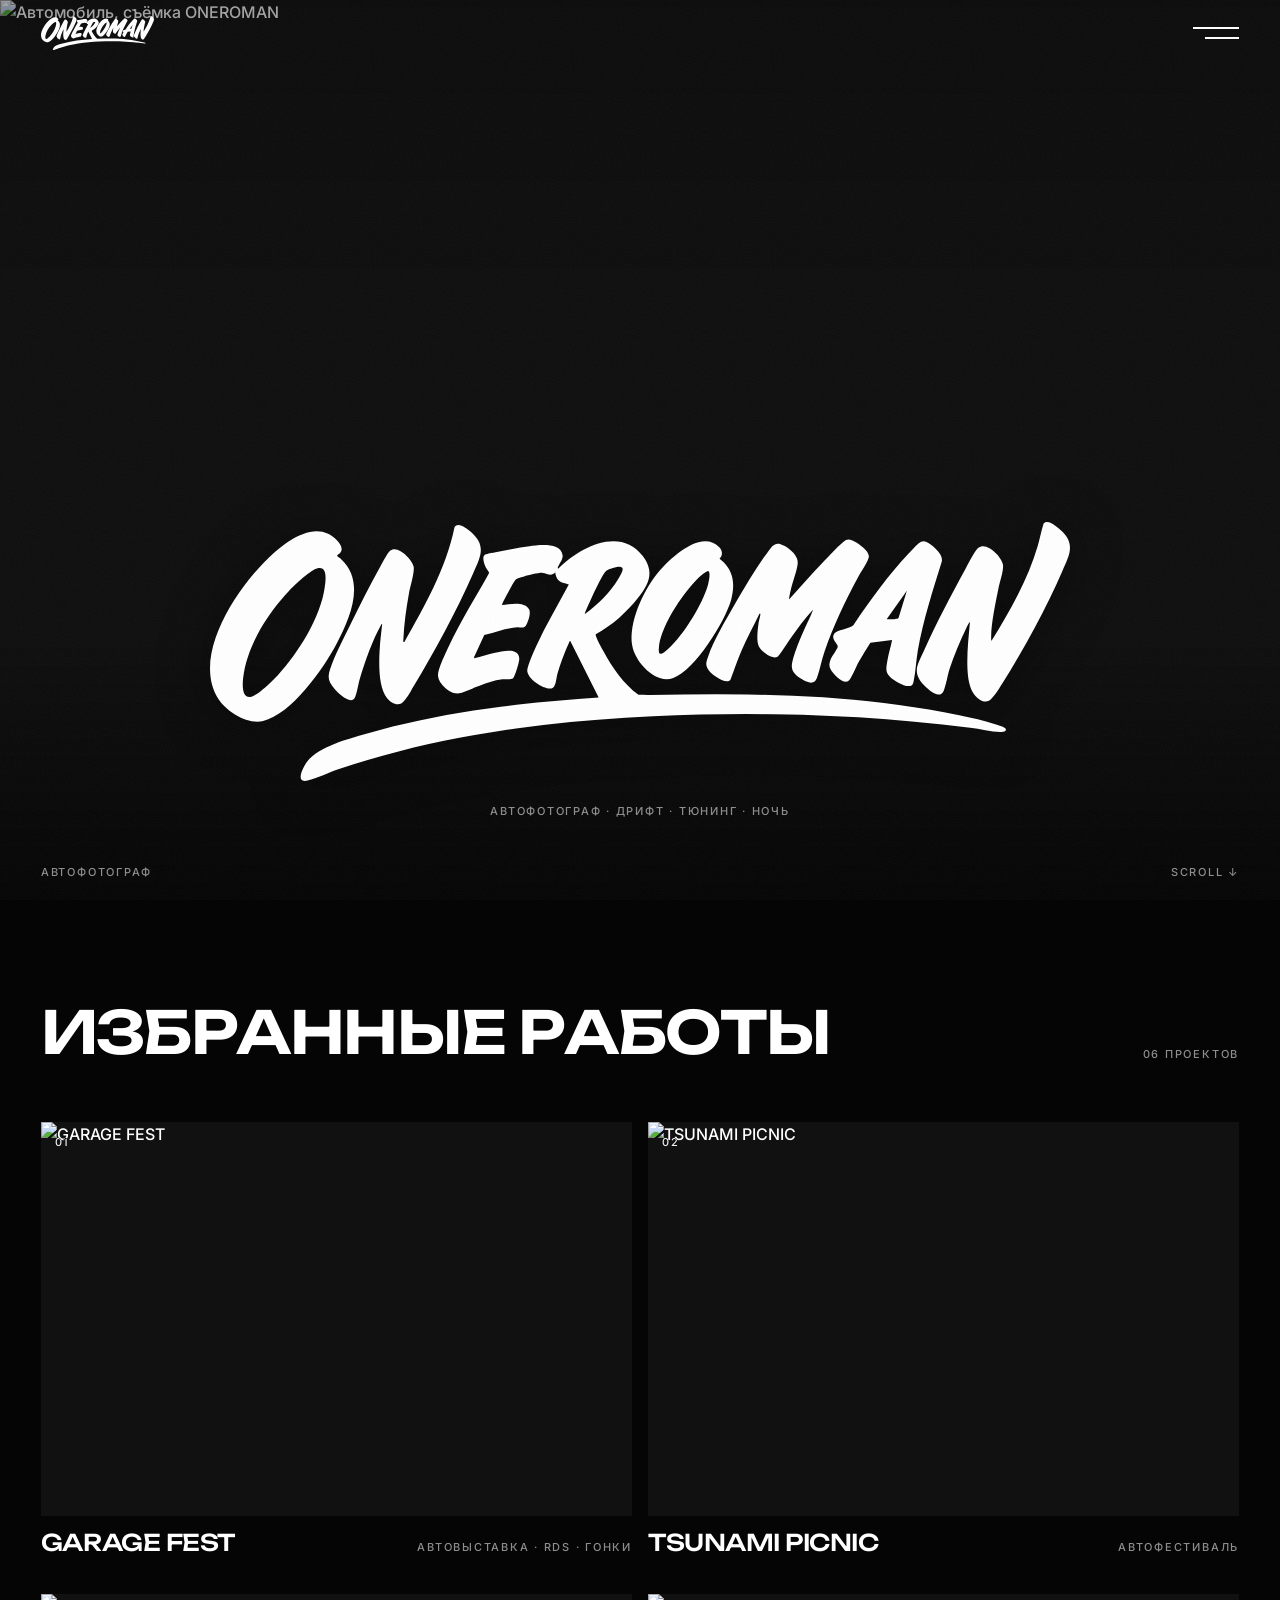
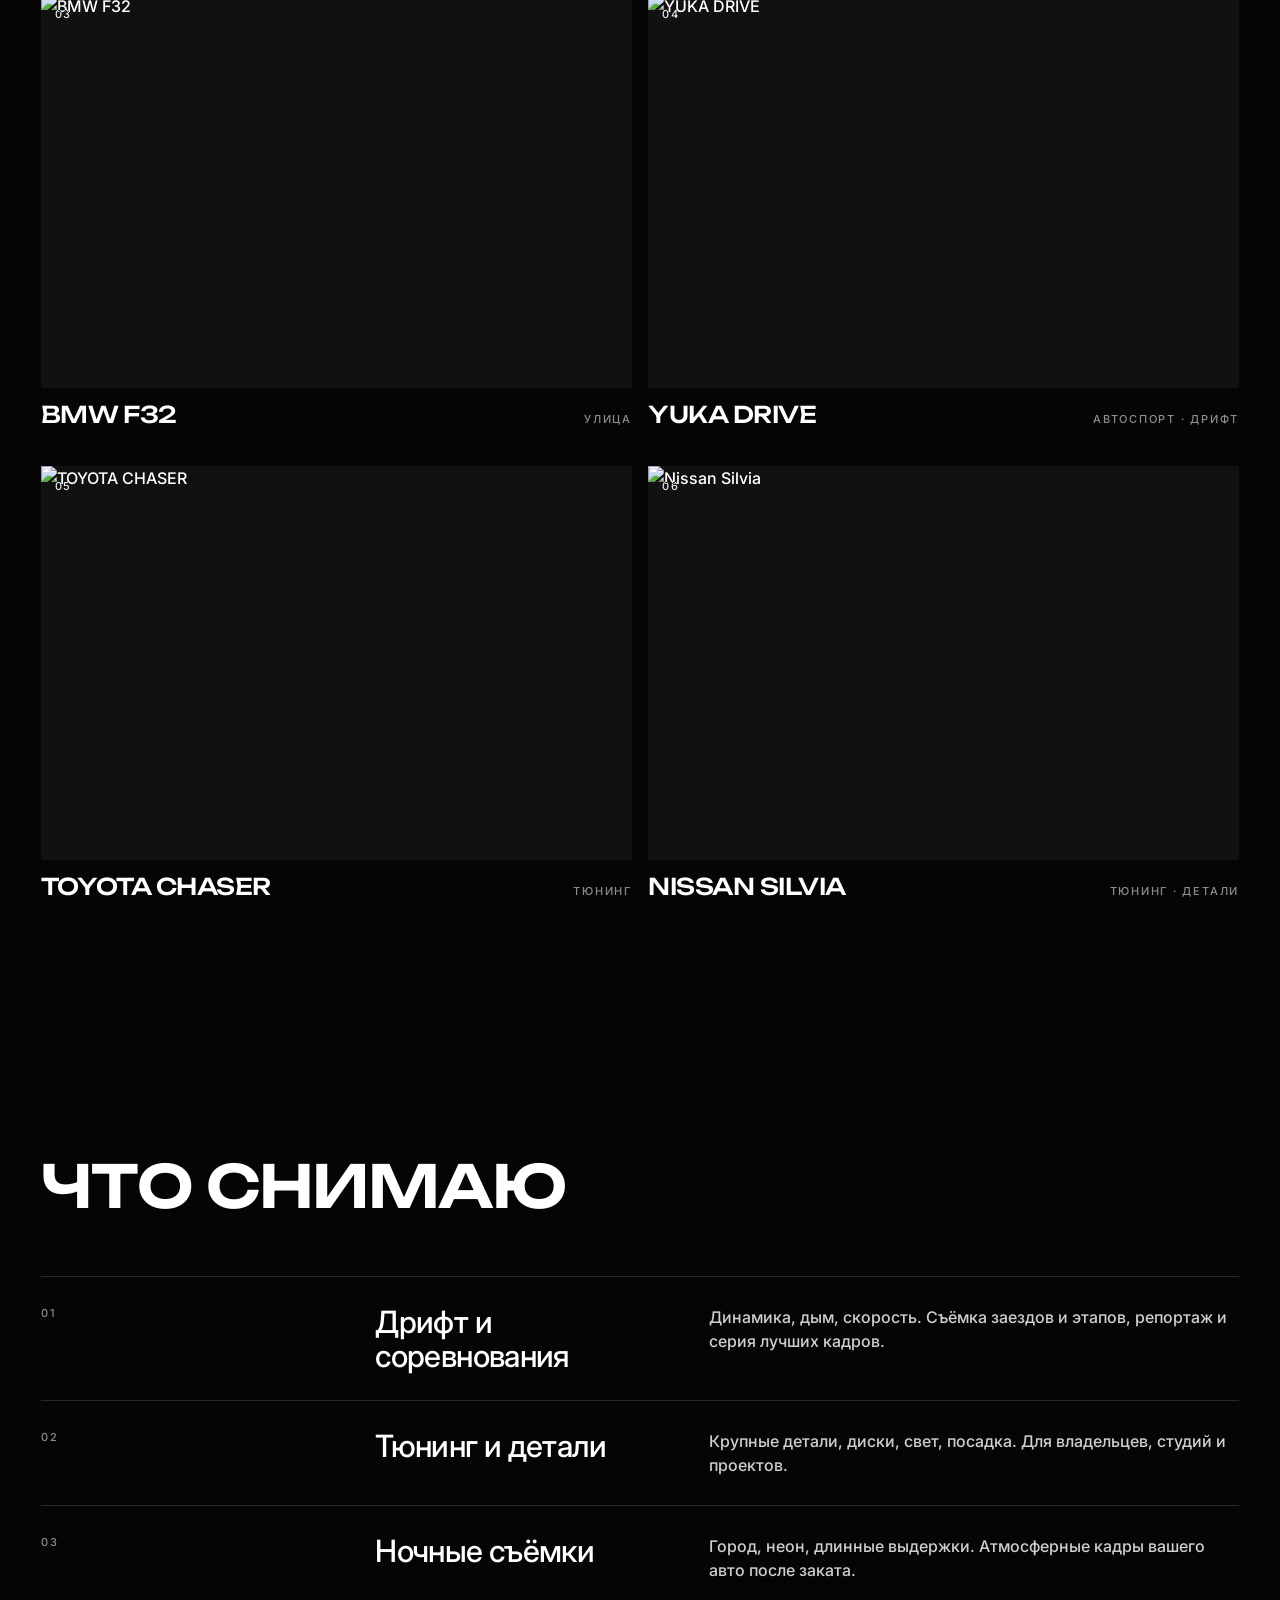
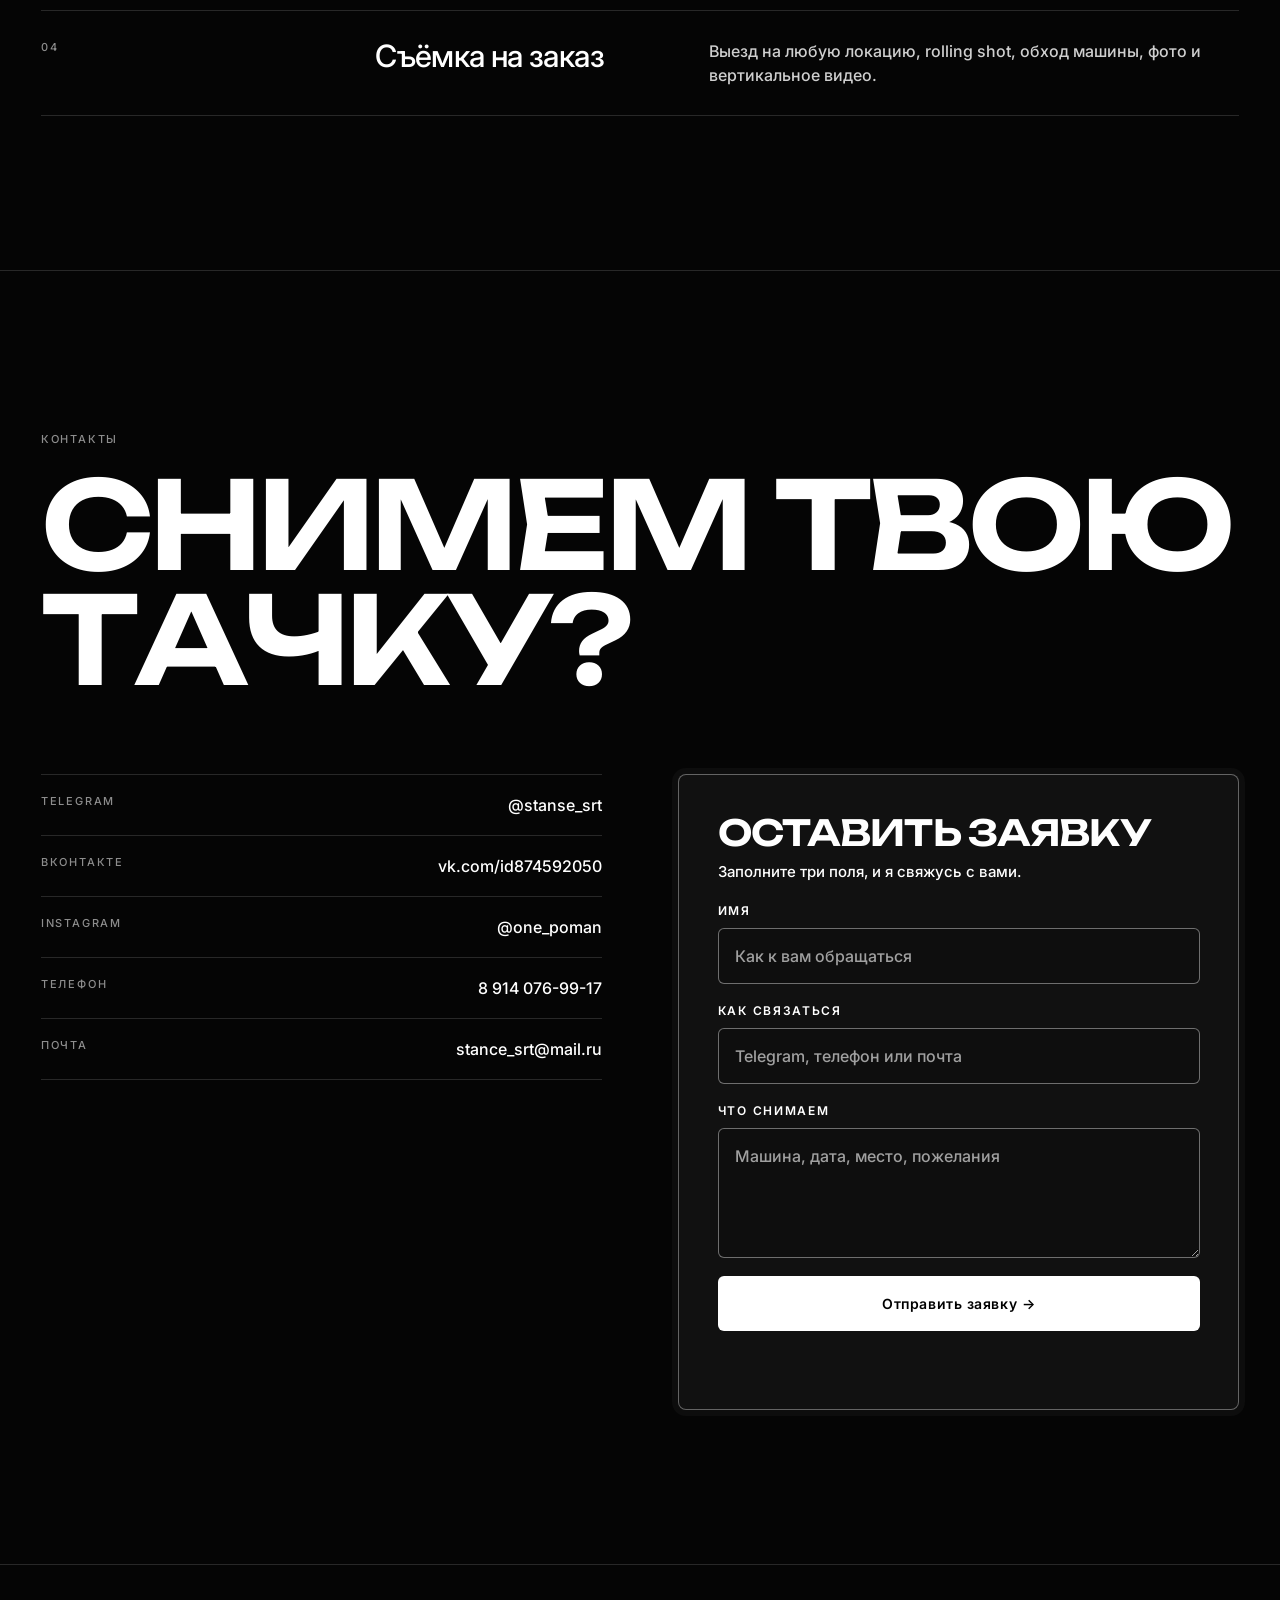
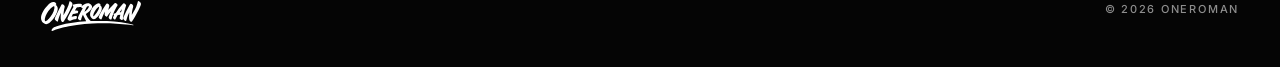
<file: index.html>
<!doctype html>
<html lang="ru">
  <head>
    <meta charset="UTF-8" />
    <meta
      name="viewport"
      content="width=device-width, initial-scale=1, viewport-fit=cover"
    />
    <title>ONEROMAN — автофотограф</title>
    <meta
      name="description"
      content="ONEROMAN — автофотограф. Дрифт, тюнинг, ночные съёмки, мотоспорт."
    />
    <meta name="theme-color" content="#050505" />
    <meta property="og:title" content="ONEROMAN — автофотограф" />
    <link rel="icon" href="assets/favicon.ico" />

    <!-- Шрифты -->
    <link rel="preconnect" href="https://fonts.googleapis.com" />
    <link rel="preconnect" href="https://fonts.gstatic.com" crossorigin />
    <link
      href="https://fonts.googleapis.com/css2?family=Inter:wght@400;500;600&family=Unbounded:wght@500;600&display=swap"
      rel="stylesheet"
    />

    <!-- Все стили сайта -->
    <link rel="stylesheet" href="css/styles.css" />
  </head>
  <body>
    <!-- ШАПКА: логотип и кнопка меню -->
    <header class="site-header" id="site-header">
      <a class="site-header__logo" href="#top" aria-label="ONEROMAN — наверх">
        <img src="assets/logo.svg" alt="ONEROMAN" />
      </a>
      <button
        class="menu-toggle"
        id="menu-toggle"
        type="button"
        aria-label="Открыть меню"
        aria-expanded="false"
      >
        <span></span><span></span>
      </button>
    </header>

    <!-- МЕНЮ на весь экран -->
    <nav class="fullscreen-menu" aria-label="Главное меню">
      <a class="fullscreen-menu__link" id="menu-about-link" href="#about"
        >Обо мне</a
      >
      <a class="fullscreen-menu__link" href="#works">Работы</a>
      <a class="fullscreen-menu__link" href="#services">Услуги</a>
      <a class="fullscreen-menu__link" href="#contact">Контакты</a>
      <span class="caption">@one_poman · @stanse_srt</span>
    </nav>

    <main id="top">
      <!-- ПЕРВЫЙ ЭКРАН: фото и большой логотип -->
      <section class="hero">
        <picture>
          <source
            media="(max-width: 820px)"
            srcset=""
            id="hero-source-mobile"
          />
          <img
            class="hero__photo"
            id="hero-photo"
            alt="Автомобиль, съёмка ONEROMAN"
            fetchpriority="high"
          />
        </picture>
        <div class="hero__content" id="hero-content">
          <img
            class="hero__logo"
            src="assets/logo.svg"
            alt="ONEROMAN — автофотограф"
          />
          <p class="caption">Автофотограф · дрифт · тюнинг · ночь</p>
        </div>
        <div class="hero__hint caption">
          <span>Автофотограф</span><span>Scroll ↓</span>
        </div>
      </section>

      <!-- ОБО МНЕ: видео на фоне и текст, который проявляется при скролле.
         Блок скрыт, пока в js/site-data.js не указано видео. -->
      <section class="about-video" id="about" hidden>
        <video
          class="about-video__player"
          id="about-video"
          muted
          loop
          playsinline
          preload="none"
          aria-hidden="true"
        ></video>
        <div class="about-video__inner">
          <span class="caption">Фотограф</span>
          <h2 class="section-title" data-split-text>Обо мне</h2>
          <p class="about-video__text" id="about-text"></p>
        </div>
      </section>

      <!-- КАТАЛОГ РАБОТ (карточки создаёт js/main.js из списка в js/site-data.js) -->
      <section class="section" id="works">
        <div class="section__inner">
          <div class="section__head">
            <h2 class="section-title" data-split-text>Избранные работы</h2>
            <span class="caption reveal" id="works-count"></span>
          </div>
          <div class="works-grid" id="works-grid"></div>
        </div>
      </section>

      <!-- УСЛУГИ -->
      <section class="section" id="services">
        <div class="section__inner">
          <div class="section__head">
            <h2 class="section-title" data-split-text>Что снимаю</h2>
          </div>
          <div id="services-list"></div>
        </div>
      </section>

      <!-- КОНТАКТЫ И ЗАЯВКА -->
      <section class="section contact" id="contact">
        <div class="section__inner">
          <span class="caption reveal">Контакты</span>
          <h2 class="contact__title" data-split-text>Снимем твою тачку?</h2>

          <div class="contact__columns">
            <div class="contact-links reveal">
              <a href="https://t.me/stanse_srt" target="_blank" rel="noopener"
                ><span class="caption">Telegram</span
                ><span>@stanse_srt</span></a
              >
              <a
                href="https://vk.com/id874592050"
                target="_blank"
                rel="noopener"
                ><span class="caption">ВКонтакте</span
                ><span>vk.com/id874592050</span></a
              >
              <a
                href="https://www.instagram.com/one_poman/"
                target="_blank"
                rel="noopener"
                ><span class="caption">Instagram</span
                ><span>@one_poman</span></a
              >
              <a href="tel:+79140769917"
                ><span class="caption">Телефон</span
                ><span>8 914 076-99-17</span></a
              >
              <a href="mailto:stance_srt@mail.ru"
                ><span class="caption">Почта</span
                ><span>stance_srt@mail.ru</span></a
              >
            </div>

            <form class="request-form reveal" id="request-form" novalidate>
              <h3 class="request-form__title">Оставить заявку</h3>
              <p class="request-form__hint">
                Заполните три поля, и я свяжусь с вами.
              </p>

              <div class="request-form__field">
                <label for="field-name">Имя</label>
                <input
                  id="field-name"
                  name="name"
                  placeholder="Как к вам обращаться"
                  autocomplete="name"
                  required
                />
              </div>
              <div class="request-form__field">
                <label for="field-contact">Как связаться</label>
                <input
                  id="field-contact"
                  name="contact"
                  placeholder="Telegram, телефон или почта"
                  autocomplete="off"
                  required
                />
              </div>
              <div class="request-form__field">
                <label for="field-message">Что снимаем</label>
                <textarea
                  id="field-message"
                  name="message"
                  placeholder="Машина, дата, место, пожелания"
                  required
                ></textarea>
              </div>

              <!-- Скрытое поле-ловушка для спам-ботов: людям его не видно -->
              <input
                class="request-form__trap"
                type="text"
                name="_gotcha"
                tabindex="-1"
                autocomplete="off"
                aria-hidden="true"
              />

              <button class="button" id="request-submit" type="submit">
                Отправить заявку →
              </button>
              <p
                class="request-form__status"
                id="request-status"
                role="status"
                aria-live="polite"
              ></p>
            </form>
          </div>
        </div>
      </section>
    </main>

    <footer class="site-footer">
      <img src="assets/logo.svg" alt="ONEROMAN" />
      <span class="caption">© 2026 ONEROMAN</span>
    </footer>

    <!-- СТРАНИЦА РАБОТЫ (наполняется скриптом при открытии работы) -->
    <div
      class="project-page"
      id="project-page"
      role="dialog"
      aria-modal="true"
      aria-label="Работа"
    ></div>

    <!-- ПРОСМОТР ФОТО НА ВЕСЬ ЭКРАН -->
    <div
      class="lightbox"
      id="lightbox"
      role="dialog"
      aria-label="Просмотр фото"
    >
      <span class="lightbox__counter caption" id="lightbox-counter"></span>
      <button
        class="lightbox__button lightbox__close"
        id="lightbox-close"
        type="button"
        aria-label="Закрыть"
      >
        ✕
      </button>
      <button
        class="lightbox__button lightbox__arrow lightbox__arrow--prev"
        id="lightbox-prev"
        type="button"
        aria-label="Назад"
      >
        ←
      </button>
      <img class="lightbox__image" id="lightbox-image" alt="" />
      <button
        class="lightbox__button lightbox__arrow lightbox__arrow--next"
        id="lightbox-next"
        type="button"
        aria-label="Вперёд"
      >
        →
      </button>
    </div>

    <!-- Сначала данные (их вы редактируете), потом логика -->
    <script src="js/site-data.js"></script>
    <script src="js/main.js"></script>
  </body>
</html>
</file>
<file: css/styles.css>
/* ==========================================================
   ONEROMAN — стили сайта

   Содержание:
    1. Переменные и сброс
    2. Общие элементы (подписи, заголовки, кнопка)
    3. Анимации появления
    4. Шапка и меню
    5. Первый экран
    6. Видео-блок «Обо мне»
    7. Секции и каталог работ
    8. Услуги
    9. Контакты и форма заявки
   10. Подвал
   11. Страница работы и галерея
   12. Просмотр фото (lightbox)
   13. Пользователям с отключёнными анимациями
   ========================================================== */

/* ---------- 1. Переменные и сброс ---------- */

:root {
  --color-bg: #050505;
  --color-text: #ffffff;
  --color-muted: #8d8d8d;
  --color-line: rgba(255, 255, 255, 0.14);

  --font-heading: "Unbounded", "Inter", sans-serif;
  --font-text: "Inter", system-ui, sans-serif;

  --ease-smooth: cubic-bezier(0.16, 0.84, 0.24, 1);
  --page-padding: clamp(16px, 3.2vw, 48px); /* боковые поля страницы */
}

*,
*::before,
*::after {
  box-sizing: border-box;
  margin: 0;
  padding: 0;
}

html {
  scroll-behavior: smooth;
  -webkit-text-size-adjust: 100%;
}

body {
  background: var(--color-bg);
  color: var(--color-text);
  font: 500 16px/1.5 var(--font-text);
  overflow-x: hidden;
  -webkit-font-smoothing: antialiased;
}

/* Когда открыта работа или меню, основная страница не прокручивается */
body.is-locked {
  overflow: hidden;
}

img {
  display: block;
  max-width: 100%;
}

a {
  color: inherit;
  text-decoration: none;
}

button,
input,
textarea {
  font: inherit;
  color: inherit;
}

button {
  background: none;
  border: 0;
  cursor: pointer;
}

::selection {
  background: #fff;
  color: #000;
}

:focus-visible {
  outline: 2px solid #fff;
  outline-offset: 3px;
}

/* Лёгкое «плёночное» зерно поверх всего сайта */
body::after {
  content: "";
  position: fixed;
  inset: 0;
  z-index: 900;
  pointer-events: none;
  opacity: 0.05;
  background-image: url("data:image/svg+xml,%3Csvg xmlns='http://www.w3.org/2000/svg' width='200' height='200'%3E%3Cfilter id='n'%3E%3CfeTurbulence type='fractalNoise' baseFrequency='.85' numOctaves='3'/%3E%3C/filter%3E%3Crect width='100%25' height='100%25' filter='url(%23n)'/%3E%3C/svg%3E");
}

/* ---------- 2. Общие элементы ---------- */

/* Мелкая серая подпись заглавными буквами */
.caption {
  font-size: 11px;
  letter-spacing: 0.16em;
  text-transform: uppercase;
  color: var(--color-muted);
}

.section-title {
  font: 600 clamp(26px, 4.6vw, 64px) / 1.02 var(--font-heading);
  letter-spacing: -0.03em;
  text-transform: uppercase;
}

.button {
  display: inline-flex;
  align-items: center;
  justify-content: center;
  gap: 10px;
  padding: 17px 26px;
  border-radius: 6px;
  background: #fff;
  color: #000;
  font-size: 14px;
  font-weight: 600;
  letter-spacing: 0.04em;
  transition: background 0.3s;
}

.button:hover {
  background: #d6d6d6;
}

.button[disabled] {
  opacity: 0.5;
  pointer-events: none;
}

/* ---------- 3. Анимации появления ----------
   Блок проявляется из размытия, когда попадает в экран.
   Класс .is-visible добавляет скрипт. */

.reveal {
  opacity: 0;
  filter: blur(14px);
  transform: translateY(30px);
  transition:
    opacity 1.1s var(--ease-smooth),
    filter 1.1s var(--ease-smooth),
    transform 1.1s var(--ease-smooth);
  transition-delay: var(--delay, 0ms);
}

.reveal.is-visible {
  opacity: 1;
  filter: none;
  transform: none;
}

/* Заголовки с data-split-text появляются по буквам */
.split-word {
  display: inline-block;
  white-space: nowrap;
}

.split-letter {
  display: inline-block;
  opacity: 0;
  filter: blur(10px);
  transform: translateY(0.4em);
  transition:
    opacity 0.8s var(--ease-smooth),
    filter 0.8s var(--ease-smooth),
    transform 0.8s var(--ease-smooth);
  transition-delay: calc(var(--letter-index) * 28ms);
}

.is-visible .split-letter {
  opacity: 1;
  filter: none;
  transform: none;
}

/* ---------- 4. Шапка и меню ---------- */

.site-header {
  position: fixed;
  inset: 0 0 auto;
  z-index: 500;
  display: flex;
  justify-content: space-between;
  align-items: center;
  padding: 16px var(--page-padding);
  transition:
    background 0.4s,
    backdrop-filter 0.4s;
}

/* После небольшой прокрутки шапка получает тёмную подложку */
.site-header.is-solid {
  background: rgba(5, 5, 5, 0.7);
  backdrop-filter: blur(16px);
  -webkit-backdrop-filter: blur(16px);
}

.site-header__logo img {
  height: 34px;
  width: auto;
}

/* Кнопка-бургер из двух линий */
.menu-toggle {
  width: 46px;
  height: 30px;
  display: grid;
  align-content: center;
  justify-items: end;
  gap: 8px;
}

.menu-toggle span {
  display: block;
  height: 2px;
  background: #fff;
  transition: 0.4s var(--ease-smooth);
}

.menu-toggle span:first-child {
  width: 46px;
}
.menu-toggle span:last-child {
  width: 34px;
}
.menu-toggle:hover span:last-child {
  width: 46px;
}

/* Бургер превращается в крестик */
.menu-is-open .menu-toggle span:first-child {
  transform: translateY(5px) rotate(45deg);
}

.menu-is-open .menu-toggle span:last-child {
  width: 46px;
  transform: translateY(-5px) rotate(-45deg);
}

.fullscreen-menu {
  position: fixed;
  inset: 0;
  z-index: 400;
  display: flex;
  flex-direction: column;
  justify-content: center;
  padding: var(--page-padding);
  background: rgba(5, 5, 5, 0.97);
  opacity: 0;
  visibility: hidden;
  transition:
    opacity 0.5s,
    visibility 0.5s;
}

.menu-is-open .fullscreen-menu {
  opacity: 1;
  visibility: visible;
}

.fullscreen-menu__link {
  font: 600 clamp(34px, 9vw, 96px) / 1.05 var(--font-heading);
  text-transform: uppercase;
  letter-spacing: -0.03em;
  transition:
    color 0.3s,
    padding 0.5s var(--ease-smooth);
}

.fullscreen-menu__link:hover {
  color: var(--color-muted);
  padding-left: 14px;
}

.fullscreen-menu .caption {
  margin-top: 30px;
}

/* ---------- 5. Первый экран ---------- */

.hero {
  position: relative;
  height: 100vh;
  height: 100svh;
  overflow: hidden;
}

/* Фото медленно «отъезжает» при загрузке страницы */
.hero__photo {
  position: absolute;
  inset: 0;
  width: 100%;
  height: 100%;
  object-fit: cover;
  filter: brightness(0.8);
  animation: hero-zoom 20s var(--ease-smooth) both;
}

@media (max-width: 820px) {
  .hero__photo {
    object-position: 81% center; /* ← подвигай это число */
  }
}

@keyframes hero-zoom {
  from {
    transform: scale(1.12);
  }
  to {
    transform: scale(1);
  }
}

/* Мягкое затемнение: чуть сверху и плавный переход в чёрный снизу */
.hero::after {
  content: "";
  position: absolute;
  inset: 0;
  background: linear-gradient(
    rgba(5, 5, 5, 0.22),
    transparent 30%,
    transparent 72%,
    var(--color-bg)
  );
}

.hero__content {
  position: absolute;
  inset: 0;
  z-index: 3;
  display: flex;
  flex-direction: column;
  justify-content: flex-end;
  align-items: center;
  text-align: center;
  padding: 0 var(--page-padding) clamp(40px, 9vh, 90px);
  will-change: transform, opacity;
}

.hero__logo {
  width: min(78vw, 860px);
  height: auto;
  filter: drop-shadow(0 4px 24px rgba(0, 0, 0, 0.55));
}

.hero__content .caption {
  margin-top: 22px;
}

.hero__hint {
  position: absolute;
  z-index: 3;
  left: var(--page-padding);
  right: var(--page-padding);
  bottom: 20px;
  display: flex;
  justify-content: space-between;
}

/* ---------- 6. Видео-блок «Обо мне» ---------- */

.about-video {
  position: relative;
  display: flex;
  align-items: center;
  min-height: 90vh;
  min-height: 90svh;
  padding: clamp(80px, 12vw, 170px) var(--page-padding);
  overflow: hidden;
  background: #000;
}

.about-video[hidden] {
  display: none;
}

.about-video__player {
  position: absolute;
  inset: 0;
  width: 100%;
  height: 100%;
  object-fit: cover;
  filter: brightness(0.65);
  z-index: 0;
}

/* Затемнение: слева темнее, справа светлее */
.about-video::before {
  content: "";
  position: absolute;
  inset: 0;
  z-index: 1;
  background: linear-gradient(
    90deg,
    rgb(5 5 5 / 60%) 0%,
    rgba(5, 5, 5, 0.28) 38%,
    rgba(5, 5, 5, 0) 65%,
    rgba(5, 5, 5, 0) 100%
  );
}

/* Контент — в той же сетке, что и другие секции */
.about-video__inner {
  position: relative;
  z-index: 2;
  width: 100%;
  max-width: 1600px;
  margin: 0 auto;
}

.about-video__inner .caption {
  display: block;
  margin-bottom: clamp(20px, 3vw, 28px);
}

.about-video__inner .section-title {
  margin-bottom: clamp(24px, 4vw, 44px);
}

/* Текст — уже, чтобы не растягивался на всю ширину */
.about-video__text {
  max-width: 620px;
  font: 400 clamp(16px, 1.6vw, 22px) / 1.6 var(--font-text);
  letter-spacing: -0.005em;
  color: #cfcfcf;
}

/* Слова проявляются по очереди при скролле (см. main.js) */
.about-video__word {
  display: inline-block;
  margin-right: 0.26em;
  opacity: 0.18;
  filter: blur(3px);
  transition:
    opacity 0.15s linear,
    filter 0.15s linear;
}

/* Мобильная версия: текст поверх видео, с запасом сверху */
@media (max-width: 820px) {
  .about-video {
    align-items: flex-start;
    min-height: 85vh;
    min-height: 84svh;
    padding-top: max(10px, 11vw);
    padding-bottom: clamp(60px, 10vw, 100px);
  }

  .about-video::before {
    background: linear-gradient(
      to bottom,
      rgb(5 5 5 / 32%) 0%,
      rgb(5 5 5 / 22%) 35%,
      rgb(5 5 5 / 0%) 65%,
      rgba(5, 5, 5, 0.05) 100%
    );
  }

  .about-video__inner .section-title {
    margin-bottom: 24px;
  }

  .about-video__text {
    max-width: 100%;
    font-size: 16px;
    line-height: 1.6;
  }
}

/* ---------- 7. Секции и каталог работ ---------- */

.section {
  padding: clamp(80px, 12vw, 170px) var(--page-padding);
}

/* Секция, идущая сразу за другой, не нуждается в большом верхнем отступе */
#works,
#services {
  padding-top: clamp(60px, 8vw, 110px);
}

.section__inner {
  max-width: 1600px;
  margin: 0 auto;
}

.section__head {
  display: flex;
  justify-content: space-between;
  align-items: flex-end;
  gap: 20px;
  margin-bottom: clamp(30px, 5vw, 60px);
}

.works-grid {
  display: grid;
  grid-template-columns: 1fr 1fr;
  gap: clamp(28px, 3vw, 44px) 16px;
}

.work-card {
  display: block;
  width: 100%;
  text-align: left;
}

.work-card__image {
  position: relative;
  aspect-ratio: 3 / 2;
  overflow: hidden;
  background: #111;
}

.work-card__image img {
  width: 100%;
  height: 100%;
  object-fit: cover;
  transition: transform 1.3s var(--ease-smooth);
}

.work-card:hover .work-card__image img {
  transform: scale(1.05);
}

.work-card__number {
  position: absolute;
  left: 14px;
  top: 12px;
  font-size: 11px;
  letter-spacing: 0.14em;
  color: #fff;
  mix-blend-mode: difference;
}

.work-card__info {
  display: flex;
  justify-content: space-between;
  align-items: baseline;
  gap: 12px;
  margin-top: 14px;
}

.work-card__title {
  font: 500 clamp(16px, 1.8vw, 24px) / 1.1 var(--font-heading);
  text-transform: uppercase;
  letter-spacing: -0.02em;
}

/* ---------- 8. Услуги ---------- */

.service {
  display: grid;
  grid-template-columns: 1fr 1fr 1.8fr;
  gap: 40px;
  padding: 28px 0;
  border-top: 1px solid var(--color-line);
}

.service:last-child {
  border-bottom: 1px solid var(--color-line);
}

.service__title {
  font: 500 clamp(20px, 2.4vw, 32px) / 1.1 var(--font-text);
  letter-spacing: -0.02em;
}

.service__text {
  color: #cfcfcf;
}

/* ---------- 9. Контакты и форма заявки ---------- */

.contact {
  border-top: 1px solid var(--color-line);
}

.contact__title {
  margin-top: 18px;
  font: 600 clamp(36px, 9.5vw, 150px) / 0.95 var(--font-heading);
  text-transform: uppercase;
  letter-spacing: -0.04em;
}

.contact__columns {
  display: grid;
  grid-template-columns: 1fr 1fr;
  gap: clamp(30px, 6vw, 100px);
  margin-top: clamp(40px, 6vw, 80px);
}

.contact-links a {
  display: flex;
  justify-content: space-between;
  gap: 12px;
  padding: 18px 0;
  border-top: 1px solid var(--color-line);
  transition:
    padding 0.4s var(--ease-smooth),
    color 0.3s;
}

.contact-links a:last-child {
  border-bottom: 1px solid var(--color-line);
}

.contact-links a:hover {
  padding-left: 12px;
  color: var(--color-muted);
}

/* Форма оформлена карточкой, чтобы её было хорошо видно */
.request-form {
  display: grid;
  gap: 18px;
  padding: clamp(22px, 3vw, 40px);
  border: 1px solid rgba(255, 255, 255, 0.35);
  border-radius: 8px;
  background: rgba(255, 255, 255, 0.05);
  box-shadow: 0 0 0 6px rgba(255, 255, 255, 0.03);
}

.request-form__title {
  font: 600 clamp(24px, 2.8vw, 38px) / 1.05 var(--font-heading);
  text-transform: uppercase;
  letter-spacing: -0.02em;
}

.request-form__hint {
  margin-top: -8px;
  font-size: 15px;
}

.request-form__field {
  display: grid;
  gap: 8px;
}

.request-form__field label {
  font-size: 12px;
  font-weight: 600;
  letter-spacing: 0.14em;
  text-transform: uppercase;
}

.request-form input,
.request-form textarea {
  width: 100%;
  padding: 15px 16px;
  background: #0e0e0e;
  border: 1px solid rgba(255, 255, 255, 0.4);
  border-radius: 6px;
  outline: 0;
  font-size: 16px;
  transition:
    border-color 0.3s,
    box-shadow 0.3s,
    background 0.3s;
}

.request-form input:focus,
.request-form textarea:focus {
  background: #151515;
  border-color: #fff;
  box-shadow: 0 0 0 3px rgba(255, 255, 255, 0.18);
}

.request-form textarea {
  min-height: 130px;
  resize: vertical;
}

.request-form ::placeholder {
  color: #a0a0a0;
}

/* Поле-ловушка для спам-ботов, уведено за пределы экрана */
.request-form .request-form__trap {
  position: absolute;
  left: -9999px;
}

.request-form__status {
  min-height: 22px;
  font-size: 14px;
}

/* ---------- 10. Подвал ---------- */

.site-footer {
  display: flex;
  justify-content: space-between;
  flex-wrap: wrap;
  gap: 12px;
  padding: 36px var(--page-padding);
  border-top: 1px solid var(--color-line);
}

.site-footer img {
  height: 30px;
  width: auto;
}

/* ---------- 11. Страница работы и галерея ---------- */

.project-page {
  position: fixed;
  inset: 0;
  z-index: 600;
  overflow-y: auto;
  overscroll-behavior: contain;
  background: var(--color-bg);
  opacity: 0;
  visibility: hidden;
  filter: blur(12px);
  transform: translateY(40px);
  transition: 0.7s var(--ease-smooth);
}

.project-page.is-open {
  opacity: 1;
  visibility: visible;
  filter: none;
  transform: none;
}

.project-page__bar {
  position: sticky;
  top: 0;
  z-index: 5;
  display: flex;
  justify-content: space-between;
  align-items: center;
  padding: 16px var(--page-padding);
  background: linear-gradient(var(--color-bg), transparent);
}

.project-info {
  max-width: 1600px;
  margin: 0 auto;
  padding: clamp(30px, 6vw, 90px) var(--page-padding) 40px;
}

.project-info__title {
  font: 600 clamp(34px, 8vw, 120px) / 0.95 var(--font-heading);
  text-transform: uppercase;
  letter-spacing: -0.04em;
}

.project-meta {
  display: grid;
  grid-template-columns: repeat(auto-fit, minmax(140px, 1fr));
  gap: 20px;
  margin: 34px 0;
  padding: 20px 0;
  border-block: 1px solid var(--color-line);
}

.project-meta b {
  display: block;
  margin-top: 4px;
  font-size: 17px;
  font-weight: 500;
}

.project-info__description {
  max-width: 62ch;
  color: #d4d4d4;
  font-size: clamp(16px, 1.5vw, 20px);
}

/* Галерея: фото разных размеров выстраиваются рядами, как мозаика.
   Размеры каждого фото считает js/main.js (функция layoutGallery),
   здесь только оформление. Высота рядов ограничена, поэтому
   огромных кадров не бывает. */
.photo-gallery-wrap {
  max-width: 1600px;
  margin: 0 auto;
  padding: 0 var(--page-padding) 60px;
}

.photo-gallery {
  display: flex;
  flex-wrap: wrap;
  gap: 10px;
}

.photo-gallery__item {
  display: block;
  width: 260px; /* временный размер, пока фото не загрузилось */
  height: 180px;
  overflow: hidden;
  background: #111;
  cursor: zoom-in;
}

.photo-gallery__item img {
  width: 100%;
  height: 100%;
  object-fit: cover;
  transition: transform 1.2s var(--ease-smooth);
}

.photo-gallery__item:hover img {
  transform: scale(1.04);
}

.project-nav {
  display: flex;
  justify-content: space-between;
  gap: 16px;
  max-width: 1600px;
  margin: 0 auto;
  padding: 36px var(--page-padding) 70px;
  border-top: 1px solid var(--color-line);
}

.project-nav a {
  font: 500 clamp(18px, 3vw, 38px) / 1.1 var(--font-heading);
  text-transform: uppercase;
  letter-spacing: -0.02em;
  transition: color 0.3s;
}

.project-nav a:hover {
  color: var(--color-muted);
}

/* ---------- 12. Просмотр фото (lightbox) ---------- */

.lightbox {
  position: fixed;
  inset: 0;
  z-index: 700;
  display: none;
  align-items: center;
  justify-content: center;
  background: rgba(0, 0, 0, 0.96);
}

.lightbox.is-open {
  display: flex;
}

.lightbox__image {
  max-width: 96vw;
  max-height: 88vh;
  object-fit: contain;
  animation: lightbox-fade 0.5s var(--ease-smooth);
}

@keyframes lightbox-fade {
  from {
    opacity: 0;
    filter: blur(10px);
  }
}

.lightbox__counter {
  position: absolute;
  top: 18px;
  left: var(--page-padding);
}

.lightbox__button {
  position: absolute;
  width: 48px;
  height: 48px;
  border: 1px solid var(--color-line);
  border-radius: 50%;
  font-size: 18px;
  transition: 0.3s;
}

.lightbox__button:hover {
  background: #fff;
  color: #000;
}

.lightbox__close {
  top: 12px;
  right: var(--page-padding);
}

.lightbox__arrow {
  top: 50%;
  margin-top: -24px;
}
.lightbox__arrow--prev {
  left: var(--page-padding);
}
.lightbox__arrow--next {
  right: var(--page-padding);
}

/* ---------- Мобильная версия (экраны уже 820 px) ---------- */

@media (max-width: 820px) {
  .hero__hint {
    display: none;
  }

  .works-grid,
  .contact__columns {
    grid-template-columns: 1fr;
  }

  .service {
    grid-template-columns: 1fr;
    gap: 10px;
  }

  .lightbox__arrow {
    display: none;
  } /* на телефоне фото листаются свайпом */
}

/* ---------- 13. Если у человека отключены анимации ---------- */

@media (prefers-reduced-motion: reduce) {
  * {
    transition-duration: 0.01ms !important;
    animation: none !important;
  }

  .reveal,
  .split-letter {
    opacity: 1;
    filter: none;
    transform: none;
  }

  .about-video__word {
    opacity: 1;
    filter: none;
  }
}
</file>
